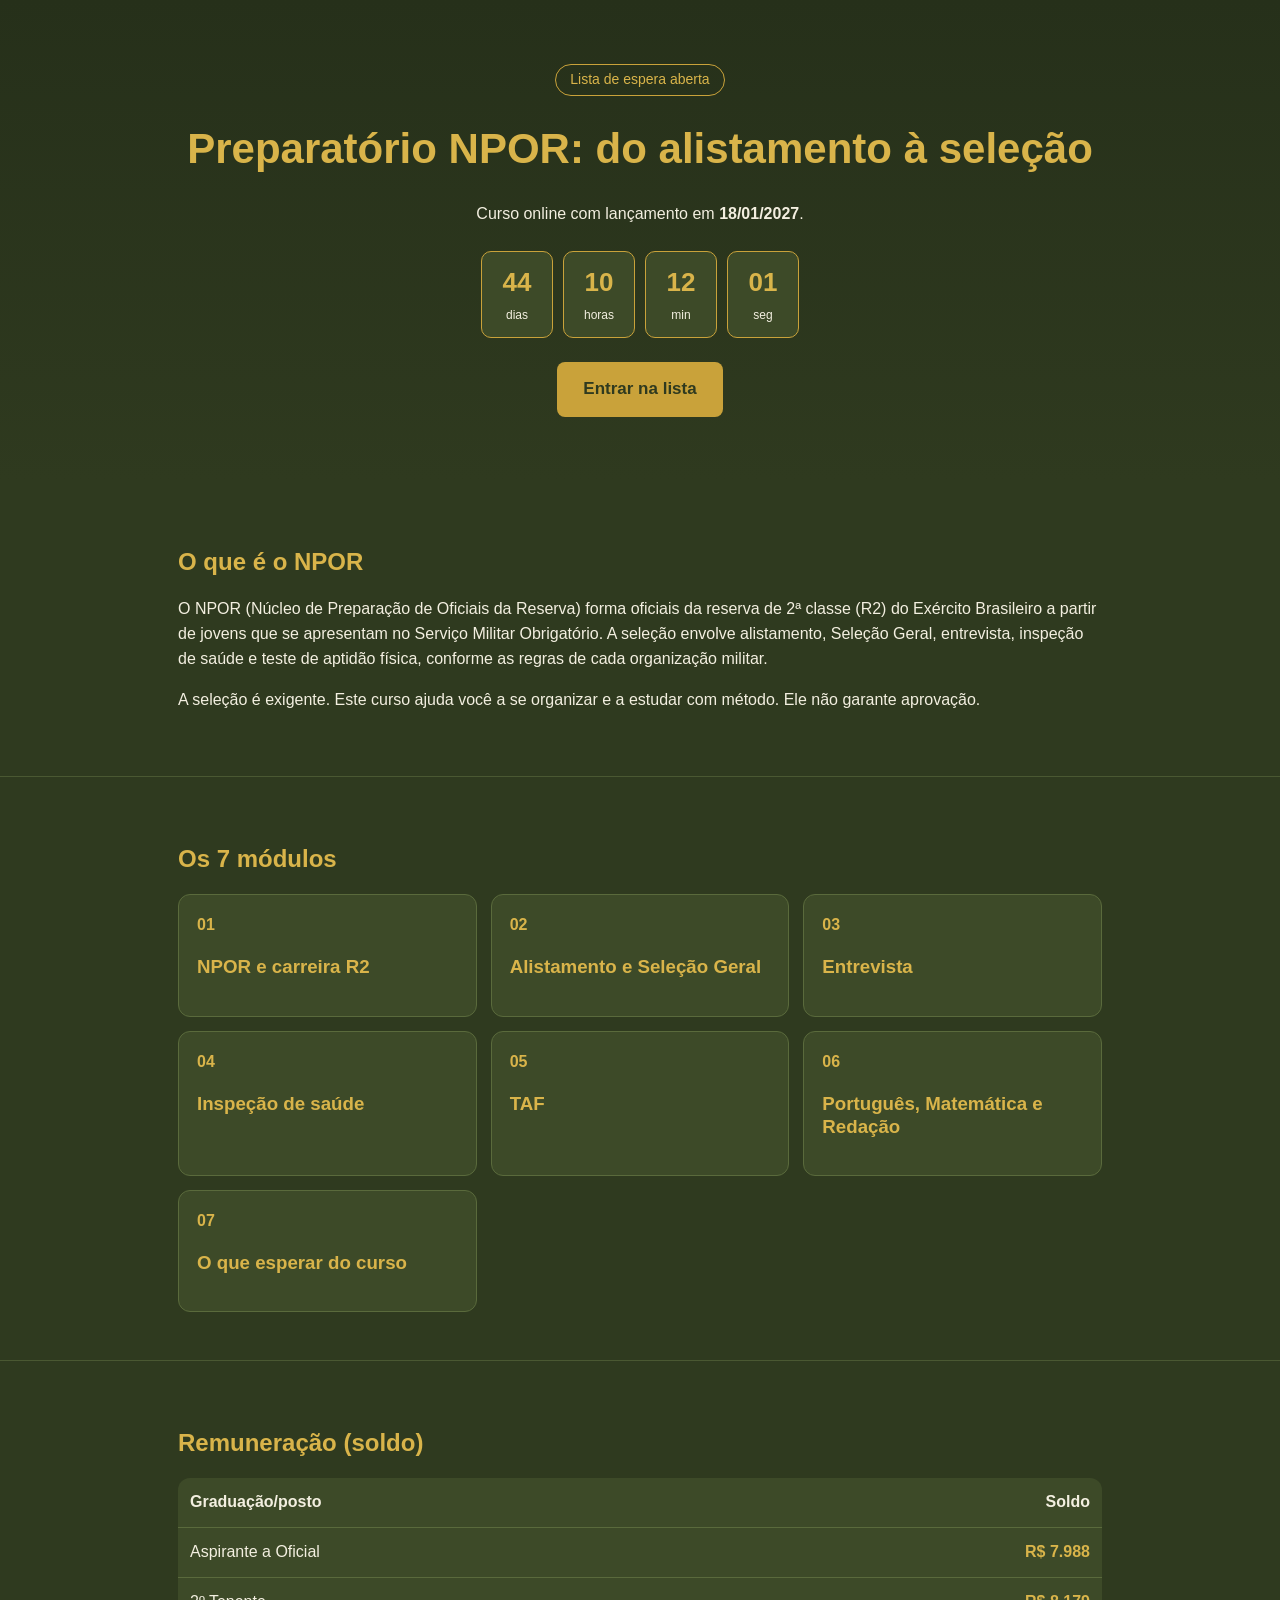
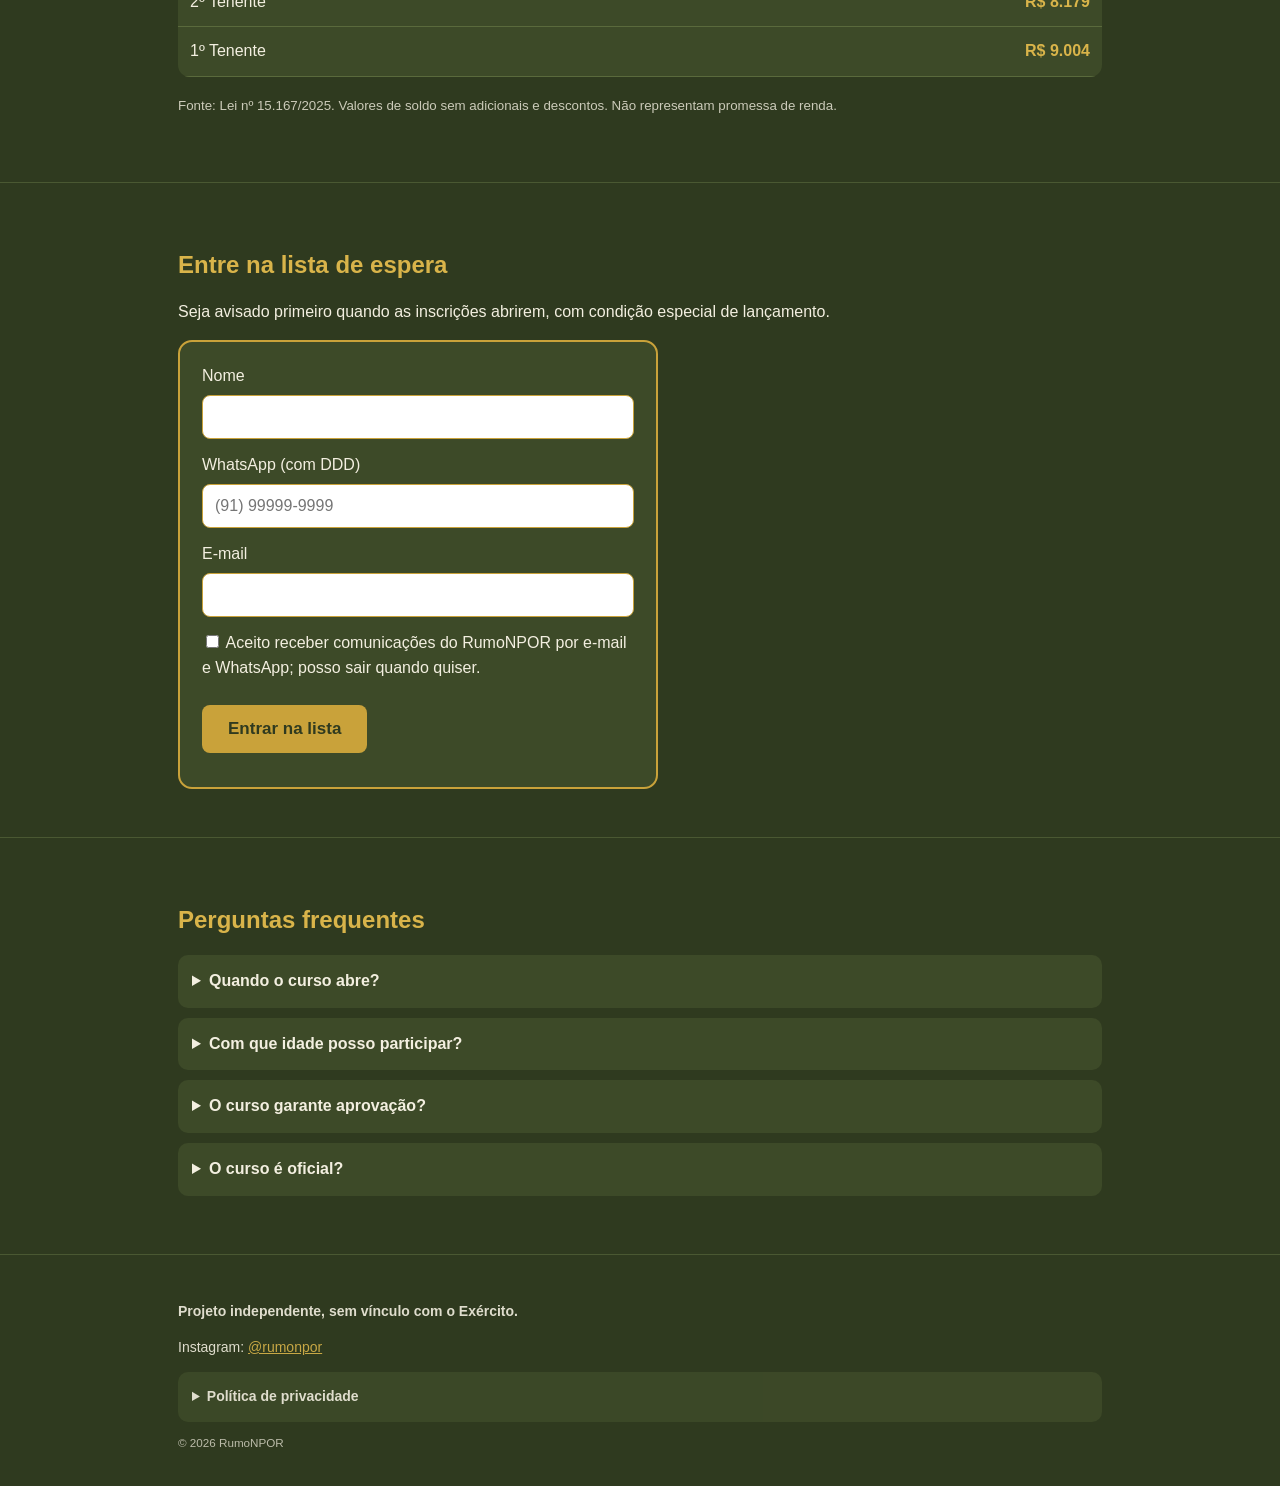
<file: index.html>
<!DOCTYPE html><html lang="pt-BR"><head><meta charset="utf-8"><meta name="viewport" content="width=device-width,initial-scale=1">
<title>RumoNPOR – Preparatório NPOR</title><meta name="description" content="Preparatório online para a seleção do NPOR. Entre na lista de espera."><link rel="stylesheet" href="style.css"></head><body>
<header class="hero"><div class="w"><span class="tag">Lista de espera aberta</span>
<h1>Preparatório NPOR: do alistamento à seleção</h1><p>Curso online com lançamento em <b>18/01/2027</b>.</p>
<div class="cd" id="cd"><div><b id="d">--</b><span>dias</span></div><div><b id="h">--</b><span>horas</span></div><div><b id="m">--</b><span>min</span></div><div><b id="s">--</b><span>seg</span></div></div>
<a class="btn" href="#inscricao">Entrar na lista</a></div></header>
<section><div class="w"><h2>O que é o NPOR</h2>
<p>O NPOR (Núcleo de Preparação de Oficiais da Reserva) forma oficiais da reserva de 2ª classe (R2) do Exército Brasileiro a partir de jovens que se apresentam no Serviço Militar Obrigatório. A seleção envolve alistamento, Seleção Geral, entrevista, inspeção de saúde e teste de aptidão física, conforme as regras de cada organização militar.</p>
<p>A seleção é exigente. Este curso ajuda você a se organizar e a estudar com método. Ele não garante aprovação.</p></div></section>
<section><div class="w"><h2>Os 7 módulos</h2><div class="grid g3">
<div class="card"><span class="n">01</span><h3>NPOR e carreira R2</h3></div>
<div class="card"><span class="n">02</span><h3>Alistamento e Seleção Geral</h3></div>
<div class="card"><span class="n">03</span><h3>Entrevista</h3></div>
<div class="card"><span class="n">04</span><h3>Inspeção de saúde</h3></div>
<div class="card"><span class="n">05</span><h3>TAF</h3></div>
<div class="card"><span class="n">06</span><h3>Português, Matemática e Redação</h3></div>
<div class="card"><span class="n">07</span><h3>O que esperar do curso</h3></div></div></div></section>
<section><div class="w"><h2>Remuneração (soldo)</h2>
<table><tr><th>Graduação/posto</th><th style="text-align:right">Soldo</th></tr>
<tr><td>Aspirante a Oficial</td><td>R$ 7.988</td></tr><tr><td>2º Tenente</td><td>R$ 8.179</td></tr><tr><td>1º Tenente</td><td>R$ 9.004</td></tr></table>
<p><small>Fonte: Lei nº 15.167/2025. Valores de soldo sem adicionais e descontos. Não representam promessa de renda.</small></p></div></section>
<section id="inscricao"><div class="w"><h2>Entre na lista de espera</h2>
<p>Seja avisado primeiro quando as inscrições abrirem, com condição especial de lançamento.</p>
<!-- ================== CONFIGURAÇÃO DO FORMULÁRIO ==================
 1) Crie um Google Formulário com: Nome, WhatsApp, E-mail (respostas vinculadas à planilha).
 2) Cole em FORM_URL o link ".../formResponse" do formulário (troque "viewform" por "formResponse").
 3) Cole os IDs dos campos (entry.XXXX) em FIELDS. Pegue-os em "Ver link pré-preenchido".
 Se preferir só abrir o formulário, preencha FORM_LINK e deixe FORM_URL vazio.
=================================================================== -->
<form id="f" action="https://formsubmit.co/0dc058618bec036d7c23907687b87446" method="POST" novalidate><input type="text" name="_honey" style="display:none" tabindex="-1" autocomplete="off"><input type="hidden" name="_subject" value="RUMONPOR-INSCRICAO"><input type="hidden" name="_template" value="table"><input type="hidden" name="_captcha" value="false"><input type="hidden" name="_next" value="https://zampiava.github.io/RumoNPOR/obrigado.html"><input type="hidden" name="Origem" value="site"><label>Nome<input type="text" name="Nome" required autocomplete="name" maxlength="100"></label>
<label>WhatsApp (com DDD)<input type="tel" name="WhatsApp" required autocomplete="tel" placeholder="(91) 99999-9999"></label>
<label>E-mail<input type="email" name="E-mail" required autocomplete="email"></label>
<label><input type="checkbox" name="Consentimento LGPD" value="Aceito" required> Aceito receber comunicações do RumoNPOR por e-mail e WhatsApp; posso sair quando quiser.</label><br><br>
<button class="btn" id="bt" type="submit">Entrar na lista</button><div id="msg"></div></form></div></section>
<section><div class="w"><h2>Perguntas frequentes</h2>
<details><summary>Quando o curso abre?</summary><p>O lançamento está previsto para 18/01/2027. Quem estiver na lista de espera será avisado primeiro.</p></details>
<details><summary>Com que idade posso participar?</summary><p>O alistamento acontece no ano em que você completa 18 anos (Lei 4.375/64). Dá pra começar a se preparar antes.</p></details>
<details><summary>O curso garante aprovação?</summary><p>Não. O curso ajuda na preparação, mas o resultado depende de cada candidato e das regras da seleção.</p></details>
<details><summary>O curso é oficial?</summary><p>Não. É um projeto independente, sem vínculo com o Exército.</p></details></div></section>
<footer><div class="w"><p><b>Projeto independente, sem vínculo com o Exército.</b></p><p>Instagram: <a style="color:#d9b44a" href="https://www.instagram.com/rumonpor/">@rumonpor</a></p>
<details id="privacidade"><summary>Política de privacidade</summary><p>Coletamos nome, WhatsApp e e-mail apenas para avisar sobre o lançamento do RumoNPOR. Os dados não são vendidos. O envio é processado pelo serviço FormSubmit e armazenado em planilha privada do projeto. Você pode pedir a exclusão ou sair da lista a qualquer momento pelo Instagram @rumonpor. Base legal: consentimento (LGPD, Lei 13.709/2018).</p></details>
<small>© 2026 RumoNPOR</small></div></footer>
<script>
// ===== ENVIO: POST normal para FormSubmit -> obrigado.html =====
// =================================================
const alvo=new Date("2027-01-18T00:00:00-03:00").getTime();
function tick(){let t=Math.max(0,alvo-Date.now());const z=n=>String(n).padStart(2,"0");
d.textContent=Math.floor(t/864e5);h.textContent=z(Math.floor(t/36e5)%24);m.textContent=z(Math.floor(t/6e4)%60);s.textContent=z(Math.floor(t/1e3)%60);}
tick();setInterval(tick,1000);
let enviando=false;
f.addEventListener("submit",e=>{const o=msg,E=f.elements;
if(enviando){e.preventDefault();return;}
const nome=E["Nome"].value.trim(),tel=E["WhatsApp"].value.replace(/\D/g,""),email=E["E-mail"].value.trim();
if(!nome||tel.length<10||tel.length>13||!/^[^@\s]+@[^@\s]+\.[^@\s]+$/.test(email)||!E["Consentimento LGPD"].checked){e.preventDefault();o.textContent="Preencha todos os campos corretamente e aceite os termos.";return;}
if(E["_honey"].value){e.preventDefault();return;}
E["Nome"].value=nome;E["WhatsApp"].value=tel;E["E-mail"].value=email;
enviando=true;bt.disabled=true;bt.textContent="Enviando...";
o.textContent="Enviando sua inscrição. Pode levar até 1 minuto, não feche a página.";});
window.addEventListener("pageshow",()=>{enviando=false;bt.disabled=false;bt.textContent="Entrar na lista";});
</script></body></html>
</file>
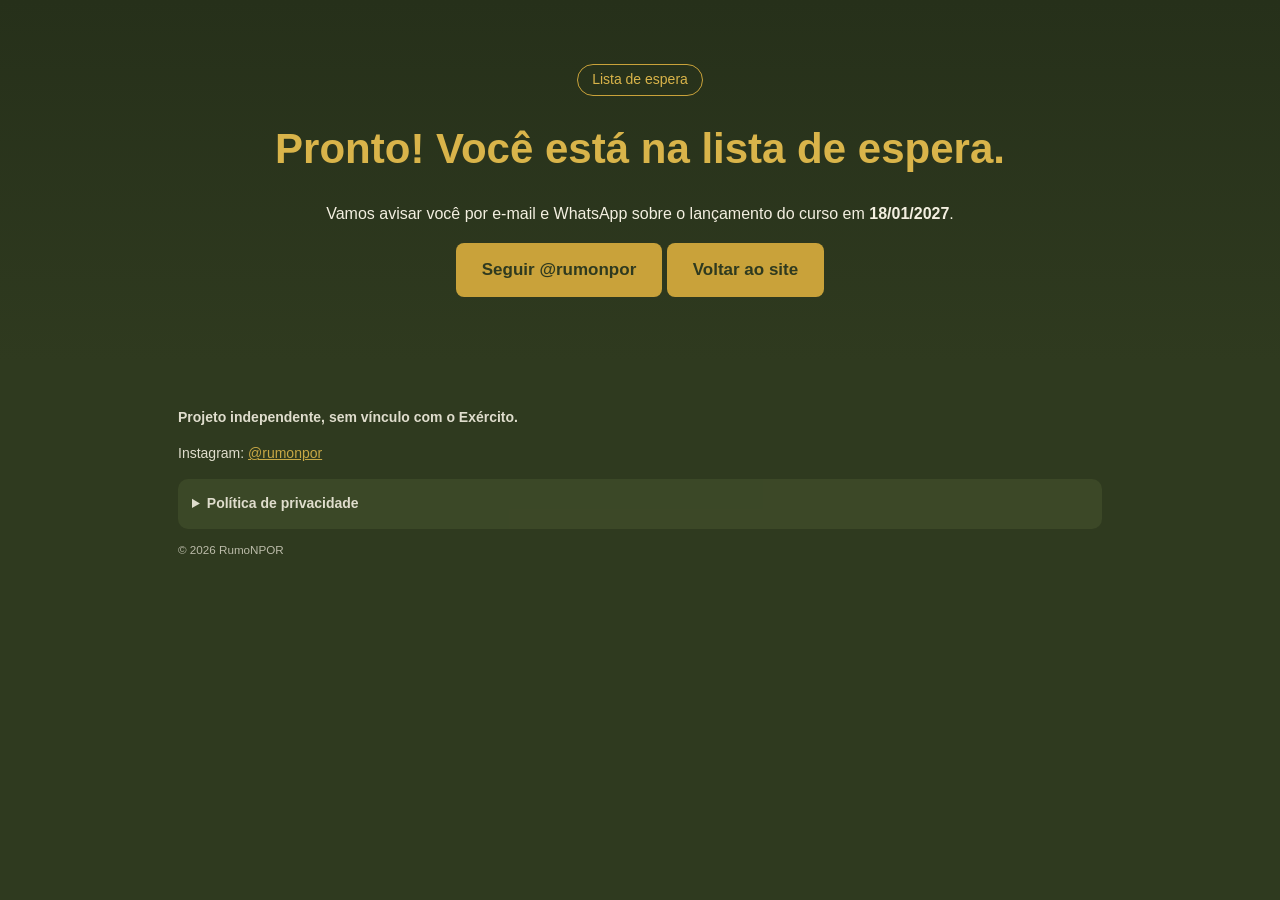
<file: obrigado.html>
<!DOCTYPE html><html lang="pt-BR"><head><meta charset="utf-8"><meta name="viewport" content="width=device-width,initial-scale=1">
<title>Inscrição confirmada – RumoNPOR</title><meta name="robots" content="noindex"><meta name="description" content="Preparatório online para a seleção do NPOR. Entre na lista de espera."><link rel="stylesheet" href="style.css"></head><body>
<header class="hero"><div class="w"><span class="tag">Lista de espera</span>
<h1>Pronto! Você está na lista de espera.</h1><p>Vamos avisar você por e-mail e WhatsApp sobre o lançamento do curso em <b>18/01/2027</b>.</p>
<a class="btn" href="https://www.instagram.com/rumonpor/">Seguir @rumonpor</a> <a class="btn" href="./">Voltar ao site</a></div></header>
<footer><div class="w"><p><b>Projeto independente, sem vínculo com o Exército.</b></p><p>Instagram: <a style="color:#d9b44a" href="https://www.instagram.com/rumonpor/">@rumonpor</a></p>
<details id="privacidade"><summary>Política de privacidade</summary><p>Coletamos nome, WhatsApp e e-mail apenas para avisar sobre o lançamento do RumoNPOR. Os dados não são vendidos. O envio é processado pelo serviço FormSubmit e armazenado em planilha privada do projeto. Você pode pedir a exclusão ou sair da lista a qualquer momento pelo Instagram @rumonpor. Base legal: consentimento (LGPD, Lei 13.709/2018).</p></details>
<small>© 2026 RumoNPOR</small></div></footer>
</body></html>
</file>
<file: style.css>
:root{--bg:#2f3a1f;--card:#3d4a28;--gold:#c9a23a;--gold2:#d9b44a;--txt:#f3efe0}
*{box-sizing:border-box}body{margin:0;font-family:Arial,Helvetica,sans-serif;background:var(--bg);color:var(--txt);line-height:1.55}
.w{max-width:960px;margin:0 auto;padding:0 18px}section{padding:48px 0;border-bottom:1px solid #4a5832}
h1,h2,h3{color:var(--gold2);line-height:1.2}h1{font-size:30px}h2{font-size:24px}
.hero{padding:64px 0;text-align:center;background:linear-gradient(180deg,#26301a,#2f3a1f)}
.tag{display:inline-block;border:1px solid var(--gold);color:var(--gold2);border-radius:99px;padding:4px 14px;font-size:14px}
.cd{display:flex;gap:10px;justify-content:center;flex-wrap:wrap;margin:24px 0}.cd div{background:var(--card);border:1px solid var(--gold);border-radius:10px;padding:10px 6px;min-width:72px}
.cd b{display:block;font-size:26px;color:var(--gold2)}.cd span{font-size:12px}
.btn{display:inline-block;background:var(--gold);color:var(--bg);font-weight:bold;padding:14px 26px;border-radius:8px;text-decoration:none;border:0;font-size:17px;cursor:pointer}
.grid{display:grid;gap:14px;grid-template-columns:1fr}.card{background:var(--card);border:1px solid #5a6a3c;border-radius:12px;padding:18px}
.card .n{color:var(--gold2);font-weight:bold}table{width:100%;border-collapse:collapse;background:var(--card);border-radius:12px;overflow:hidden}
td,th{padding:12px;border-bottom:1px solid #5a6a3c;text-align:left}td:last-child{text-align:right;color:var(--gold2);font-weight:bold}
form{background:var(--card);border:2px solid var(--gold);border-radius:14px;padding:22px;max-width:480px}
input[type=text],input[type=tel],input[type=email]{width:100%;padding:12px;margin:6px 0 14px;border-radius:8px;border:1px solid var(--gold);font-size:16px}
details{background:var(--card);border-radius:10px;padding:14px;margin-bottom:10px}summary{cursor:pointer;font-weight:bold}
footer{padding:32px 0;font-size:14px;opacity:.9}small{opacity:.8}#msg{margin-top:12px;font-weight:bold}
@media(min-width:720px){h1{font-size:42px}.grid{grid-template-columns:repeat(2,1fr)}.g3{grid-template-columns:repeat(3,1fr)}}
</file>
